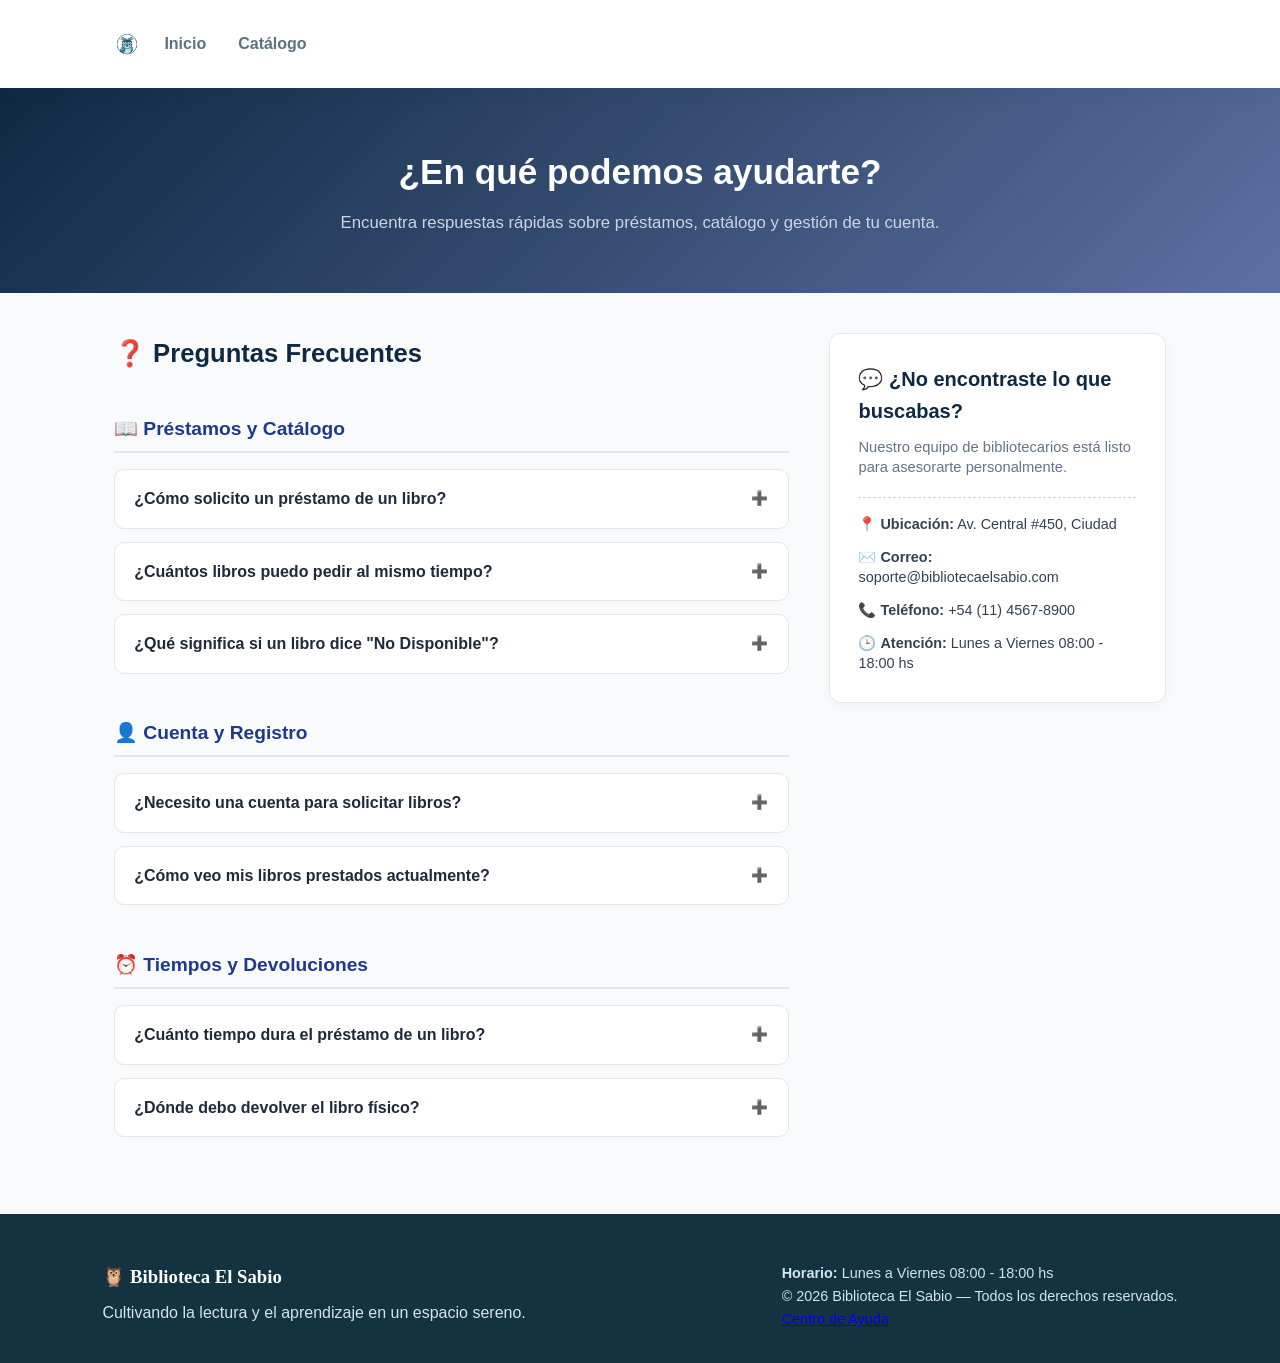
<file: pages/ayuda.html>
<!DOCTYPE html>
<html lang="es">
<head>
  <meta charset="UTF-8">
  <meta name="viewport" content="width=device-width, initial-scale=1.0">
  <title>Centro de Ayuda — Biblioteca El Sabio</title>
  <link rel="stylesheet" href="../assets/css/styles.css">
  <link rel="stylesheet" href="../assets/css/ayuda-styles.css">
</head>
<body>

  <!-- BARRA DE NAVEGACIÓN -->
  <header class="navbar">
      <div class="logo-container">
        <img
          src="../assets/img/Buho Logo.png"
          alt="Logo Biblioteca El Sabio"
          class="logo-img"
        />
    <nav>
      <ul class="nav-links">
        <li><a href="index.html">Inicio</a></li>
        <li><a href="catalogo.html">Catálogo</a></li>
      </ul>
    </nav>
  </header>

  <!-- ENCABEZADO DE AYUDA -->
  <section class="help-hero">
    <h1>¿En qué podemos ayudarte?</h1>
    <p>Encuentra respuestas rápidas sobre préstamos, catálogo y gestión de tu cuenta.</p>
  </section>

  <!-- CONTENEDOR PRINCIPAL -->
  <main class="help-container">

    <!-- SECCIÓN DE PREGUNTAS FRECUENTES -->
    <section class="faq-section">
      <h2>❓ Preguntas Frecuentes</h2>

      <!-- CATEGORÍA 1 -->
      <div class="faq-group">
        <h3>📖 Préstamos y Catálogo</h3>
        
        <details class="faq-item">
          <summary>¿Cómo solicito un préstamo de un libro?</summary>

          <p>Busca el libro en el <a href="catalogo.html">Catálogo</a>, haz clic sobre él para abrir sus detalles y presiona el botón <strong>"Solicitar Préstamo"</strong>. Si la solicitud es aprobada por un administrador, el libro aparecerá en tu panel de lector.</p>
        </details>

        <details class="faq-item">
          <summary>¿Cuántos libros puedo pedir al mismo tiempo?</summary>
          <p>Cada lector puede tener un máximo de <strong>3 libros prestados</strong> simultáneamente para garantizar que otros usuarios también disfruten del catálogo.</p>
        </details>

        <details class="faq-item">
          <summary>¿Qué significa si un libro dice "No Disponible"?</summary>
          <p>Indica que todas las copias físicas del libro están prestadas en este momento. Deberás esperar a que otro lector lo devuelva para poder solicitarlo.</p>
        </details>
      </div>

      <!-- CATEGORÍA 2 -->
      <div class="faq-group">
        <h3>👤 Cuenta y Registro</h3>

        <details class="faq-item">
          <summary>¿Necesito una cuenta para solicitar libros?</summary>
          <p>Sí. Aunque puedes explorar el catálogo libremente, necesitas iniciar sesión con tu cuenta para solicitar préstamos y guardar libros en tus favoritos.</p>
        </details>

        <details class="faq-item">
          <summary>¿Cómo veo mis libros prestados actualmente?</summary>
          <p>Dirígete a tu panel personal en <strong>"Mi Cuenta"</strong> para ver tus préstamos activos, fechas de entrega pendientes y tu historial de lectura.</p>
        </details>
      </div>

      <!-- CATEGORÍA 3 -->
      <div class="faq-group">
        <h3>⏰ Tiempos y Devoluciones</h3>

        <details class="faq-item">
          <summary>¿Cuánto tiempo dura el préstamo de un libro?</summary>
          <p>El período estándar de préstamo es de <strong>14 días corridos</strong> desde el momento en que el administrador aprueba tu solicitud.</p>
        </details>

        <details class="faq-item">
          <summary>¿Dónde debo devolver el libro físico?</summary>
          <p>Debes entregarlo en el mostrador principal de la biblioteca en nuestro horario de atención: <strong>Lunes a Viernes de 08:00 a 18:00 hs</strong>.</p>
        </details>
      </div>

    </section>

    <!-- TARJETA DE CONTACTO Y SOPORTE -->
    <aside class="support-card">
      <h3>💬 ¿No encontraste lo que buscabas?</h3>
      <p>Nuestro equipo de bibliotecarios está listo para asesorarte personalmente.</p>
      
      <div class="support-info">
        <p>📍 <strong>Ubicación:</strong> Av. Central #450, Ciudad</p>
        <p>✉️ <strong>Correo:</strong> soporte@bibliotecaelsabio.com</p>
        <p>📞 <strong>Teléfono:</strong> +54 (11) 4567-8900</p>
        <p>🕒 <strong>Atención:</strong> Lunes a Viernes 08:00 - 18:00 hs</p>
      </div>
    </aside>

  </main>

  <!-- PIE DE PÁGINA -->
  <footer class="footer">
    <div class="footer-content">
      <div class="footer-brand">
        <h3>🦉 Biblioteca El Sabio</h3>
        <p>Cultivando la lectura y el aprendizaje en un espacio sereno.</p>
      </div>

      <div class="footer-info">
        <p><strong>Horario:</strong> Lunes a Viernes 08:00 - 18:00 hs</p>     
       <p>© 2026 Biblioteca El Sabio — Todos los derechos reservados.</p> 
          <p><a href="ayuda.html" class="footer-help-link"> Centro de Ayuda</a></p>
      </div>
    </div>
  </footer>

</body>
</html>
</file>
<file: assets/css/styles.css>
/* ======================================================
   VARIABLES Y TEMAS - PALETA DE COLORES BÚHO / BOSQUE
   ====================================================== */
:root {
  --color-primary-dark: #12333f;    /* Azul petróleo muy oscuro */
  --color-primary: #1d4e61;         /* Azul turquesa profundo (líneas del búho) */
  --color-primary-light: #3d7990;   /* Azul medio */
  --color-accent: #2c6e59;          /* Verde bosque sutil */
  --color-bg-light: #edf6f9;        /* Fondo azul/blanco muy suave */
  --color-card-bg: #ffffff;         /* Fondo tarjetas */
  --color-parchment: #f9f7f2;       /* Tono crema / papel antiguo */
  --color-text-main: #1c2d37;       /* Texto oscuro */
  --color-text-muted: #5a7382;      /* Texto secundario */
  
  --font-heading: 'Lora', serif;
  --font-body: 'Plus Jakarta Sans', sans-serif;
  
  --shadow-soft: 0 10px 30px rgba(18, 51, 63, 0.08);
  --shadow-hover: 0 15px 35px rgba(18, 51, 63, 0.15);
  --border-radius: 16px;
}

/* RESET BÁSICO */
* {
  margin: 0;
  padding: 0;
  box-sizing: border-box;
}

html {
  scroll-behavior: smooth;
}

body {
  font-family: var(--font-body);
  background-color: var(--color-bg-light);
  color: var(--color-text-main);
  line-height: 1.6;
}

/* ======================================================
   ENCABEZADO (NAVBAR)
   ====================================================== */
.navbar {
  display: flex;
  justify-content: space-between;
  align-items: center;
  padding: 1.2rem 8%;
  background-color: var(--color-card-bg);
  box-shadow: 0 2px 20px rgba(18, 51, 63, 0.05);
  position: sticky;
  top: 0;
  z-index: 100;
}

.logo-container {
  display: flex;
  align-items: center;
  gap: 12px;
}

.logo-img {
  width: 50px;
  height: 50px;
  object-fit: contain;
}

.brand-text h1 {
  font-family: var(--font-heading);
  font-size: 1.5rem;
  color: var(--color-primary-dark);
}

.brand-text h1 span {
  color: var(--color-primary);
}

.nav-links {
  display: flex;
  list-style: none;
  gap: 2rem;
}

.nav-links a {
  text-decoration: none;
  color: var(--color-text-muted);
  font-weight: 600;
  transition: color 0.3s ease;
}

.nav-links a:hover,
.nav-links a.active {
  color: var(--color-primary);
}

/* ======================================================
   SECCIÓN HERO (PORTADA)
   ====================================================== */
.hero-section {
  display: flex;
  align-items: center;
  justify-content: space-between;
  padding: 4rem 8%;
  background: linear-gradient(135deg, #e3f2fd 0%, var(--color-bg-light) 100%);
  gap: 3rem;
  min-height: 70vh;
}

.hero-content {
  max-width: 550px;
}

.badge {
  display: inline-block;
  background-color: #d8eefe;
  color: var(--color-primary);
  padding: 6px 16px;
  border-radius: 30px;
  font-size: 0.85rem;
  font-weight: 700;
  margin-bottom: 1rem;
}

.hero-content h2 {
  font-family: var(--font-heading);
  font-size: 2.8rem;
  color: var(--color-primary-dark);
  line-height: 1.2;
  margin-bottom: 1.2rem;
}

.hero-content p {
  color: var(--color-text-muted);
  font-size: 1.1rem;
  margin-bottom: 2rem;
}

.hero-illustration {
  width: 320px;
  max-width: 100%;
  filter: drop-shadow(0 15px 25px rgba(29, 78, 97, 0.15));
  animation: float 4s ease-in-out infinite;
}

@keyframes float {
  0%, 100% { transform: translateY(0); }
  50% { transform: translateY(-10px); }
}

/* BOTONES */
.btn {
  display: inline-block;
  padding: 12px 28px;
  border-radius: 30px;
  font-size: 1rem;
  font-weight: 700;
  text-decoration: none;
  cursor: pointer;
  border: none;
  transition: all 0.3s ease;
}

.btn-primary {
  background-color: var(--color-primary);
  color: #ffffff;
  box-shadow: 0 6px 20px rgba(29, 78, 97, 0.25);
}

.btn-primary:hover {
  background-color: var(--color-primary-dark);
  transform: translateY(-2px);
}

.btn-secondary {
  background-color: var(--color-accent);
  color: #ffffff;
}

.btn-secondary:hover {
  background-color: #205041;
  transform: translateY(-2px);
}

/* ======================================================
   CONTENEDORES SECCIONES Y FORMULARIO
   ====================================================== */
.section-container {
  padding: 3rem 8%;
  max-width: 1200px;
  margin: 0 auto;
}

.section-header {
  display: flex;
  align-items: center;
  gap: 10px;
  margin-bottom: 2rem;
}

.section-header h2 {
  font-family: var(--font-heading);
  font-size: 2rem;
  color: var(--color-primary-dark);
}

.section-header .icon {
  font-size: 1.8rem;
}

.admin-card {
  background-color: var(--color-parchment);
  border: 1px solid #e2ded4;
  border-radius: var(--border-radius);
  margin-top: 2rem;
  margin-bottom: 2rem;
  box-shadow: var(--shadow-soft);
}

.book-form {
  display: grid;
  grid-template-columns: repeat(auto-fit, minmax(240px, 1fr));
  gap: 1.5rem;
  align-items: end;
}

.input-group {
  display: flex;
  flex-direction: column;
  gap: 8px;
}

.input-group label {
  font-weight: 600;
  font-size: 0.9rem;
  color: var(--color-primary-dark);
}

.input-group input {
  padding: 12px 16px;
  border: 2px solid #dce5e9;
  border-radius: 10px;
  font-size: 1rem;
  outline: none;
  transition: border-color 0.3s ease;
}

.input-group input:focus {
  border-color: var(--color-primary);
}

/* ======================================================
   GRID DE LIBROS (TARJETAS)
   ====================================================== */
.books-grid {
  display: grid;
  grid-template-columns: repeat(auto-fill, minmax(260px, 1fr));
  gap: 2rem;
}

.book-card {
  background-color: var(--color-card-bg);
  border-radius: var(--border-radius);
  padding: 1.5rem;
  box-shadow: var(--shadow-soft);
  transition: transform 0.3s ease, box-shadow 0.3s ease;
  display: flex;
  flex-direction: column;
  align-items: center;
  text-align: center;
  border: 1px solid #eaf0f3;
}

.book-card:hover {
  transform: translateY(-5px);
  box-shadow: var(--shadow-hover);
}

.book-cover-placeholder {
  width: 100%;
  height: 150px;
  background-color: #e3f2fd;
  border-radius: 10px;
  display: flex;
  align-items: center;
  justify-content: center;
  font-size: 3.5rem;
  margin-bottom: 1rem;
  overflow: hidden;
}

.book-cover-img {
  width: 100%;
  height: 100%;
  object-fit: cover;
}

.book-title {
  font-family: var(--font-heading);
  font-size: 1.25rem;
  color: var(--color-primary-dark);
  margin-bottom: 0.4rem;
}

.book-author {
  font-size: 0.9rem;
  color: var(--color-text-muted);
  margin-bottom: 1rem;
}

.book-author span {
  color: var(--color-primary);
  font-weight: 600;
}

.book-status {
  display: inline-block;
  font-size: 0.8rem;
  font-weight: 700;
  padding: 4px 12px;
  background-color: #e2f4eb;
  color: var(--color-accent);
  border-radius: 20px;
}

.loading-state, .empty-state {
  text-align: center;
  grid-column: 1 / -1;
  color: var(--color-text-muted);
  font-style: italic;
  padding: 2rem;
}

/* ======================================================
   FOOTER
   ====================================================== */
.footer {
  background-color: var(--color-primary-dark);
  color: #d2e4ec;
  padding: 3rem 8% 2rem 8%;
  margin-top: 4rem;
}

.footer-content {
  display: flex;
  justify-content: space-between;
  flex-wrap: wrap;
  gap: 2rem;
  max-width: 1200px;
  margin: 0 auto;
}

.footer-brand h3 {
  font-family: var(--font-heading);
  color: #ffffff;
  margin-bottom: 0.5rem;
}

.footer-info p {
  font-size: 0.9rem;
}

/* RESPONSIVE */
@media (max-width: 768px) {
  .navbar { flex-direction: column; gap: 1rem; }
  .hero-section { flex-direction: column; text-align: center; padding-top: 2rem; }
  .hero-content h2 { font-size: 2rem; }
  .book-form { grid-template-columns: 1fr; }
}
/* BOTÓN DE PERFIL / INICIO DE SESIÓN EN NAVBAR */
.nav-user-btn {
  display: flex;
  align-items: center;
  gap: 8px;
  background-color: var(--color-bg-light);
  border: 1.5px solid var(--color-primary-light);
  padding: 6px 14px;
  border-radius: 20px;
  color: var(--color-primary-dark) !important;
  transition: all 0.3s ease;
}

.nav-user-btn:hover {
  background-color: var(--color-primary);
  color: #ffffff !important;
  border-color: var(--color-primary);
}

.nav-user-btn .user-icon {
  font-size: 1.1rem;
}

.status-borrowed {
  background-color: #fde8e8 !important;
  color: #c0392b !important;
}

/* ESTILOS DE SESIÓN ACTIVA EN NAVBAR */
.user-logged-menu {
  display: flex;
  align-items: center;
  gap: 8px;
}

.btn-logout {
  background-color: #fde8e8;
  color: #c0392b;
  border: 1px solid #f8b4b4;
  padding: 6px 12px;
  border-radius: 20px;
  font-size: 0.85rem;
  font-weight: 700;
  cursor: pointer;
  transition: all 0.2s ease;
}

.btn-logout:hover {
  background-color: #e74c3c;
  color: #ffffff;
  border-color: #e74c3c;
}

.nav-user-btn.active-session {
  background-color: var(--color-primary-dark);
  color: #ffffff !important;
  border-color: var(--color-primary-dark);
}

/* MENÚ DESPLEGABLE DE USUARIO */
.nav-dropdown {
  position: relative;
  display: inline-block;
}

.dropdown-trigger {
  cursor: pointer;
  display: flex;
  align-items: center;
  gap: 8px;
  border: none;
  font-family: inherit;
  font-size: 0.95rem;
}

.arrow-icon {
  font-size: 0.75rem;
  margin-left: 2px;
}

.dropdown-menu {
  display: none;
  position: absolute;
  right: 0;
  top: calc(100% + 10px);
  background-color: #ffffff;
  min-width: 190px;
  border-radius: 12px;
  box-shadow: 0 10px 25px rgba(0, 0, 0, 0.12);
  border: 1px solid #e1e9ed;
  overflow: hidden;
  z-index: 1000;
}

.dropdown-menu.show {
  display: flex;
  flex-direction: column;
}

.dropdown-item {
  display: flex;
  align-items: center;
  gap: 10px;
  padding: 12px 16px;
  color: var(--color-primary-dark);
  text-decoration: none;
  font-size: 0.9rem;
  font-weight: 600;
  background: none;
  border: none;
  width: 100%;
  text-align: left;
  cursor: pointer;
  transition: background-color 0.2s ease;
}

.dropdown-item:hover {
  background-color: #f4f9fc;
}

.dropdown-item.logout-item {
  color: #c0392b;
  border-top: 1px solid #edf2f5;
}

.dropdown-item.logout-item:hover {
  background-color: #fde8e8;
}
/* CONTENEDOR DE BÚSQUEDA DESPLEGABLE */
.nav-search-box {
  display: flex;
  align-items: center;
  background-color: #f1f5f9;
  border-radius: 20px;
  padding: 4px;
  border: 1px solid transparent;
  transition: all 0.3s cubic-bezier(0.4, 0, 0.2, 1);
  margin-right: 15px;
}

/* INPUT OCULTO POR DEFECTO */
.nav-search-box input {
  width: 0;
  opacity: 0;
  border: none;
  outline: none;
  background: transparent;
  padding: 0;
  font-size: 0.88rem;
  color: #1e293b;
  transition: width 0.3s ease, opacity 0.2s ease, padding 0.3s ease;
}

/* BOTÓN CON ÍCONO DE LUPA */
.search-btn {
  background: none;
  border: none;
  font-size: 1.05rem;
  cursor: pointer;
  padding: 6px 10px;
  border-radius: 50%;
  color: #475569;
  display: flex;
  align-items: center;
  justify-content: center;
}

/* DESPLEGAR AL PASAR EL RATÓN O ENFOCAR (HOVER / FOCUS) */
.nav-search-box:hover,
.nav-search-box:focus-within {
  background-color: #ffffff;
  border-color: var(--color-primary, #1e3a8a);
  box-shadow: 0 4px 12px rgba(0, 0, 0, 0.08);
}

.nav-search-box:hover input,
.nav-search-box:focus-within input {
  width: 190px;
  opacity: 1;
  padding: 0 8px 0 12px;
}

.nav-search-box:hover .search-btn {
  color: var(--color-primary, #1e3a8a);
}
/* Botón "Ver más" debajo de Libros Disponibles (index) */
.ver-mas-wrap {
  width: 100%;
  display: flex;
  justify-content: center;
  margin-top: 2rem;
}

.btn-outline-primary {
  display: inline-block;
  padding: 0.7rem 1.6rem;
  border-radius: 30px;
  border: 2px solid var(--color-primary, #1e3a8a);
  color: var(--color-primary, #1e3a8a);
  background: transparent;
  font-weight: 600;
  text-decoration: none;
  transition: all 0.2s ease;
}

.btn-outline-primary:hover {
  background: var(--color-primary, #1e3a8a);
  color: #ffffff;
}
</file>
<file: assets/css/ayuda-styles.css>
/* --- ESTILOS GENERALES DE AYUDA --- */
body {
  background-color: #f8fafc;
}

/* ENCABEZADO / HERO */
.help-hero {
  background: linear-gradient(135deg, #0f2942 0%, #5d70a3 100%);
  color: #ffffff;
  text-align: center;
  padding: 3.5rem 1.5rem;
}

.help-hero h1 {
  font-size: 2.2rem;
  margin-bottom: 0.6rem;
}

.help-hero p {
  color: #cbd5e1;
  font-size: 1.05rem;
  max-width: 600px;
  margin: 0 auto;
}

/* ESTRUCTURA PRINCIPAL DE LA PÁGINA */
.help-container {
  max-width: 1100px;
  margin: 2.5rem auto;
  padding: 0 1.5rem;
  display: grid;
  grid-template-columns: 2fr 1fr;
  gap: 2.5rem;
}

/* GRUPOS DE PREGUNTAS FRECUENTES */
.faq-section {
  display: flex;
  flex-direction: column;
  gap: 2rem;
}

.faq-section h2 {
  color: #0f2942;
  font-size: 1.6rem;
  margin-bottom: 0.5rem;
}

.faq-group h3 {
  color: #1e3a8a;
  font-size: 1.2rem;
  margin-bottom: 1rem;
  border-bottom: 2px solid #e2e8f0;
  padding-bottom: 0.4rem;
}

/* ACORDEONES (DETAILS & SUMMARY) */
.faq-item {
  background-color: #ffffff;
  border: 1px solid #e2e8f0;
  border-radius: 10px;
  margin-bottom: 0.8rem;
  padding: 1rem 1.2rem;
  transition: box-shadow 0.2s ease, border-color 0.2s ease;
}

.faq-item:hover {
  border-color: #38bdf8;
  box-shadow: 0 4px 12px rgba(0, 0, 0, 0.04);
}

.faq-item summary {
  font-weight: 600;
  color: #1e293b;
  cursor: pointer;
  outline: none;
  list-style: none;
  display: flex;
  justify-content: space-between;
  align-items: center;
}

.faq-item summary::-webkit-details-marker {
  display: none;
}

.faq-item summary::after {
  content: "➕";
  font-size: 0.85rem;
  transition: transform 0.2s ease;
}

.faq-item[open] summary::after {
  content: "➖";
}

.faq-item p {
  margin-top: 0.8rem;
  color: #475569;
  font-size: 0.95rem;
  line-height: 1.5;
}

.faq-item a {
  color: #1e3a8a;
  font-weight: 600;
  text-decoration: underline;
}

/* TARJETA DE SOPORTE LATERAL */
.support-card {
  background-color: #ffffff;
  border: 1px solid #e2e8f0;
  border-radius: 12px;
  padding: 1.8rem;
  height: fit-content;
  box-shadow: 0 4px 12px rgba(0, 0, 0, 0.03);
  position: sticky;
  top: 20px;
}

.support-card h3 {
  color: #0f2942;
  font-size: 1.25rem;
  margin-bottom: 0.6rem;
}

.support-card p {
  color: #64748b;
  font-size: 0.92rem;
  line-height: 1.4;
}

.support-info {
  margin-top: 1.2rem;
  display: flex;
  flex-direction: column;
  gap: 0.8rem;
  border-top: 1px dashed #cbd5e1;
  padding-top: 1rem;
}

.support-info p {
  color: #334155;
  font-size: 0.9rem;
}

/* RESPONSIVO */
@media (max-width: 850px) {
  .help-container {
    grid-template-columns: 1fr;
  }
  
  .support-card {
    position: static;
  }
}
</file>
